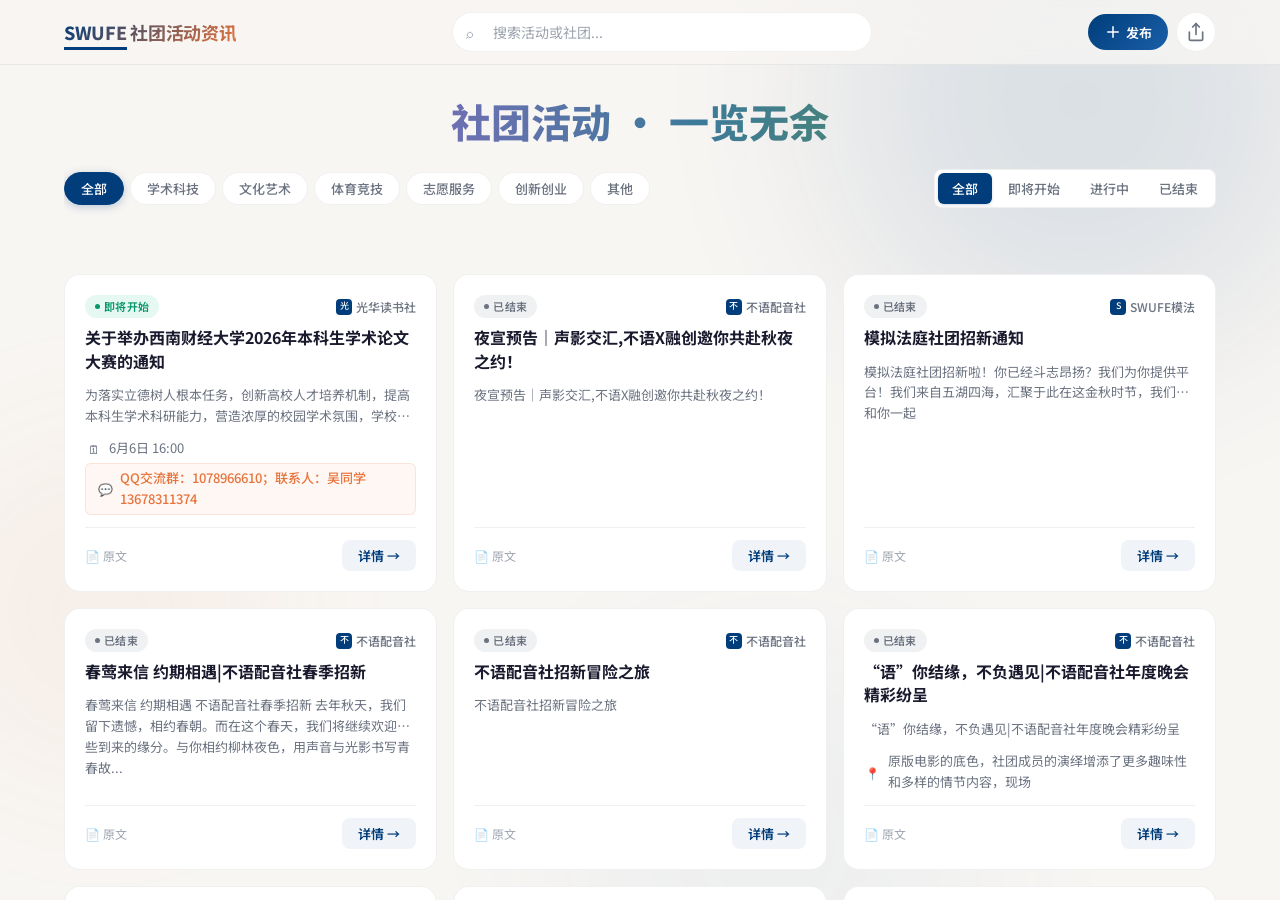
<file: index.html>
<!DOCTYPE html>
<html lang="zh-CN">
<head>
  <meta charset="UTF-8">
  <meta http-equiv="refresh" content="0; url=site/">
  <title>跳转中...</title>
</head>
<body>
  <p>跳转到 <a href="site/">社团活动主页</a></p>
</body>
</html>
</file>
<file: site/css/style.css>
/* ===== SWUFE 社团活动 - 全新设计 ===== */

/* --- Google Fonts 加载 (通过 JS 动态注入) --- */

/* --- CSS 变量 --- */
:root {
  --swufe-blue: #003D7A;
  --swufe-blue-light: #1A5FA8;
  --swufe-blue-dark: #00264D;
  --accent: #E8743C;
  --accent-light: #F5A978;
  --accent-glow: rgba(232, 116, 60, 0.3);
  --bg: #F8F6F3;
  --bg-card: #FFFFFF;
  --bg-elevated: #FFFFFF;
  --text-primary: #1A1A2E;
  --text-secondary: #6B7280;
  --text-muted: #9CA3AF;
  --border: rgba(0, 0, 0, 0.06);
  --shadow-sm: 0 1px 3px rgba(0,0,0,0.04);
  --shadow-md: 0 4px 16px rgba(0,0,0,0.06);
  --shadow-lg: 0 8px 32px rgba(0,0,0,0.08);
  --shadow-xl: 0 16px 48px rgba(0,0,0,0.12);
  --radius-sm: 8px;
  --radius-md: 12px;
  --radius-lg: 16px;
  --radius-xl: 24px;
  --font-display: 'Noto Sans SC', -apple-system, BlinkMacSystemFont, sans-serif;
  --font-body: 'Noto Sans SC', -apple-system, BlinkMacSystemFont, sans-serif;
  --transition: 0.35s cubic-bezier(0.4, 0, 0.2, 1);
}

/* 暗色模式 */
@media (prefers-color-scheme: dark) {
  :root {
    --bg: #12121A;
    --bg-card: #1E1E2A;
    --bg-elevated: #28283A;
    --text-primary: #EEEEF0;
    --text-secondary: #9CA3AF;
    --text-muted: #6B7280;
    --border: rgba(255, 255, 255, 0.06);
    --shadow-sm: 0 1px 3px rgba(0,0,0,0.2);
    --shadow-md: 0 4px 16px rgba(0,0,0,0.3);
    --shadow-lg: 0 8px 32px rgba(0,0,0,0.4);
  }
}

/* --- 基础样式 --- */
*, *::before, *::after { box-sizing: border-box; margin: 0; padding: 0; }

html {
  scroll-behavior: smooth;
  -webkit-font-smoothing: antialiased;
  -moz-osx-font-smoothing: grayscale;
}

body {
  font-family: var(--font-body);
  background: var(--bg);
  color: var(--text-primary);
  line-height: 1.6;
  height: 100vh;
  height: 100dvh;
  display: flex;
  flex-direction: column;
  overflow: hidden;
}

a { color: inherit; text-decoration: none; }
img { max-width: 100%; display: block; }
button { font-family: inherit; cursor: pointer; border: none; background: none; }
input { font-family: inherit; }

/* --- 渐变背景装饰 --- */
.bg-decoration {
  position: fixed;
  top: 0;
  left: 0;
  width: 100%;
  height: 100vh;
  pointer-events: none;
  z-index: -1;
  overflow: hidden;
}

.bg-decoration .orb {
  position: absolute;
  border-radius: 50%;
  filter: blur(80px);
  opacity: 0.15;
  animation: orbFloat 20s ease-in-out infinite alternate;
}

.bg-decoration .orb:nth-child(1) {
  width: 600px; height: 600px;
  background: radial-gradient(circle, var(--swufe-blue), transparent);
  top: -200px; right: -100px;
  animation-delay: 0s;
}

.bg-decoration .orb:nth-child(2) {
  width: 400px; height: 400px;
  background: radial-gradient(circle, var(--accent), transparent);
  bottom: 10%; left: -100px;
  animation-delay: -5s;
  opacity: 0.08;
}

.bg-decoration .orb:nth-child(3) {
  width: 500px; height: 500px;
  background: radial-gradient(circle, var(--swufe-blue-light), transparent);
  bottom: -200px; right: 20%;
  animation-delay: -10s;
  opacity: 0.06;
}

@keyframes orbFloat {
  0% { transform: translate(0, 0) scale(1); }
  33% { transform: translate(30px, -40px) scale(1.05); }
  66% { transform: translate(-20px, 30px) scale(0.95); }
  100% { transform: translate(10px, -20px) scale(1.02); }
}

/* --- 导航栏 --- */
.app-header {
  position: sticky;
  top: 0;
  z-index: 100;
  backdrop-filter: blur(16px) saturate(1.8);
  -webkit-backdrop-filter: blur(16px) saturate(1.8);
  background: rgba(248, 246, 243, 0.8);
  border-bottom: 1px solid var(--border);
  transition: var(--transition);
}

@media (prefers-color-scheme: dark) {
  .app-header {
    background: rgba(18, 18, 26, 0.85);
  }
}

.header-inner {
  max-width: 1200px;
  margin: 0 auto;
  padding: 0 24px;
  height: 64px;
  display: flex;
  align-items: center;
  justify-content: space-between;
  gap: 24px;
}

.logo-link {
  display: flex;
  align-items: center;
  gap: 10px;
  flex-shrink: 0;
}

.logo-swoosh {
  font-style: normal;
  font-weight: 800;
  border-bottom: 3px solid var(--swufe-blue);
  padding-bottom: 2px;
}

.logo-text {
  font-size: 18px;
  font-weight: 700;
  letter-spacing: -0.3px;
  background: linear-gradient(135deg, var(--swufe-blue), var(--accent));
  -webkit-background-clip: text;
  -webkit-text-fill-color: transparent;
  background-clip: text;
}

.search-box {
  flex: 1;
  max-width: 420px;
  position: relative;
}

.search-box input {
  width: 100%;
  height: 40px;
  padding: 0 16px 0 40px;
  border: 1px solid var(--border);
  border-radius: 20px;
  background: var(--bg-card);
  color: var(--text-primary);
  font-size: 14px;
  outline: none;
  transition: var(--transition);
}

.search-box input:focus {
  border-color: var(--swufe-blue-light);
  box-shadow: 0 0 0 3px rgba(26, 95, 168, 0.15);
}

.search-box .search-icon {
  position: absolute;
  left: 14px;
  top: 50%;
  transform: translateY(-50%);
  color: var(--text-muted);
  font-size: 14px;
  pointer-events: none;
}

.search-box input::placeholder { color: var(--text-muted); }

/* --- 主体容器 (flex 纵向分割) --- */
.main-container {
  flex: 1;
  min-height: 0;
  display: flex;
  flex-direction: column;
  overflow: hidden;
  max-width: 1200px;
  margin: 0 auto;
  padding: 0 24px;
  width: 100%;
}

/* --- Hero 区域 --- */
.hero-section {
  padding: 24px 0 16px;
  text-align: center;
  flex-shrink: 0;
}

.hero-title {
  font-size: 40px;
  font-weight: 800;
  background: linear-gradient(90deg, #C0607A, #7A6DB8 28%, #3D7A9A 55%, #4E8A62 78%, #C0607A);
  -webkit-background-clip: text;
  -webkit-text-fill-color: transparent;
  background-clip: text;
  animation: fadeUp 0.6s ease-out;
}
  animation: fadeUp 0.6s ease-out 0.1s backwards;
}

/* --- 工具栏 --- */
.toolbar {
  margin-bottom: 16px;
  animation: fadeUp 0.6s ease-out 0.15s backwards;
  flex-shrink: 0;
}

.toolbar-row {
  display: flex;
  justify-content: space-between;
  align-items: center;
  gap: 16px;
  flex-wrap: wrap;
}

/* 分类筛选 - 胶囊按钮 */
.categories {
  display: flex;
  gap: 6px;
  flex-wrap: wrap;
}

.category-btn {
  padding: 6px 16px;
  border-radius: 20px;
  font-size: 13px;
  font-weight: 500;
  color: var(--text-secondary);
  background: var(--bg-card);
  border: 1px solid var(--border);
  transition: var(--transition);
  white-space: nowrap;
}

.category-btn:hover {
  border-color: var(--swufe-blue-light);
  color: var(--swufe-blue-light);
}

.category-btn.active {
  background: var(--swufe-blue);
  color: white;
  border-color: var(--swufe-blue);
  box-shadow: 0 2px 8px rgba(0, 61, 122, 0.25);
}

/* 状态切换 - 分段控件 */
.status-tabs {
  display: flex;
  background: var(--bg-card);
  border: 1px solid var(--border);
  border-radius: 8px;
  padding: 3px;
  gap: 2px;
}

.status-btn {
  padding: 6px 14px;
  border-radius: 6px;
  font-size: 13px;
  font-weight: 500;
  color: var(--text-secondary);
  transition: var(--transition);
  white-space: nowrap;
}

.status-btn.active {
  background: var(--swufe-blue);
  color: white;
  box-shadow: 0 1px 3px rgba(0, 61, 122, 0.2);
}

/* --- 25%/75% 上下分割 --- */
.top-section {
  flex: 0 0 25%;
  min-height: 200px;
  max-height: 320px;
  overflow: hidden;
  display: flex;
  flex-direction: column;
  transition: flex-basis 0.4s cubic-bezier(0.4, 0, 0.2, 1);
}

.top-section.compact {
  flex-basis: 72px;
  min-height: 56px;
  max-height: 72px;
}

.cards-section {
  flex: 1;
  min-height: 0;
  overflow-y: auto;
  overflow-x: hidden;
  -webkit-overflow-scrolling: touch;
  padding-bottom: 16px;
  position: relative;
}

/* 上滑压缩: 只保留筛选工具栏，隐藏正文 */
.top-section.compact .hero-section {
  display: none;
}
.top-section.compact .toolbar {
  margin-bottom: 0;
  padding: 4px 0;
}
.top-section.compact .toolbar-row {
  flex-wrap: nowrap;
}
.top-section.compact .categories {
  overflow-x: auto;
  flex-wrap: nowrap;
  -webkit-overflow-scrolling: touch;
  gap: 4px;
}
.top-section.compact .category-btn {
  padding: 4px 12px;
  font-size: 12px;
  flex-shrink: 0;
}
.top-section.compact .status-btn {
  padding: 4px 10px;
  font-size: 12px;
}

/* --- 活动网格 --- */
.activity-grid {
  display: grid;
  grid-template-columns: repeat(auto-fill, minmax(340px, 1fr));
  gap: 16px;
  padding-bottom: 32px;
}

/* --- 活动卡片 --- */
.activity-card {
  position: relative;
  background: var(--bg-card);
  border: 1px solid var(--border);
  border-radius: var(--radius-lg);
  padding: 20px;
  cursor: pointer;
  transition: var(--transition);
  animation: fadeUp 0.5s ease-out backwards;
  display: flex;
  flex-direction: column;
}

.activity-card:nth-child(1) { animation-delay: 0.02s; }
.activity-card:nth-child(2) { animation-delay: 0.06s; }
.activity-card:nth-child(3) { animation-delay: 0.10s; }
.activity-card:nth-child(4) { animation-delay: 0.14s; }
.activity-card:nth-child(5) { animation-delay: 0.18s; }
.activity-card:nth-child(6) { animation-delay: 0.22s; }
.activity-card:nth-child(7) { animation-delay: 0.26s; }
.activity-card:nth-child(8) { animation-delay: 0.30s; }
.activity-card:nth-child(9) { animation-delay: 0.34s; }

.activity-card:hover {
  transform: translateY(-4px);
  box-shadow: var(--shadow-lg);
  border-color: transparent;
}

.activity-card:active {
  transform: translateY(-1px);
}

/* 卡片顶部装饰条 */
.activity-card::before {
  content: '';
  position: absolute;
  top: 0;
  left: 20px;
  right: 20px;
  height: 3px;
  border-radius: 0 0 3px 3px;
  background: linear-gradient(90deg, var(--swufe-blue), var(--accent));
  opacity: 0;
  transition: var(--transition);
}

.activity-card:hover::before {
  opacity: 1;
}

/* 状态标签 */
.card-header {
  display: flex;
  align-items: center;
  justify-content: space-between;
  margin-bottom: 8px;
}

.status-badge {
  display: inline-flex;
  align-items: center;
  gap: 4px;
  padding: 3px 10px;
  border-radius: 12px;
  font-size: 11px;
  font-weight: 600;
  letter-spacing: 0.3px;
  text-transform: uppercase;
}

.status-badge::before {
  content: '';
  width: 5px;
  height: 5px;
  border-radius: 50%;
}

.status-badge.status-upcoming {
  background: rgba(16, 185, 129, 0.1);
  color: #059669;
}
.status-badge.status-upcoming::before { background: #059669; }

.status-badge.status-ongoing {
  background: rgba(245, 158, 11, 0.1);
  color: #D97706;
}
.status-badge.status-ongoing::before {
  background: #D97706;
  animation: pulse 2s ease-in-out infinite;
}

.status-badge.status-ended {
  background: rgba(107, 114, 128, 0.1);
  color: #6B7280;
}
.status-badge.status-ended::before { background: #6B7280; }

@keyframes pulse {
  0%, 100% { opacity: 1; }
  50% { opacity: 0.4; }
}

/* 卡片社团 */
.card-club {
  font-size: 12px;
  font-weight: 500;
  color: var(--text-secondary);
  display: flex;
  align-items: center;
  gap: 4px;
}

.card-club .club-dot {
  width: 16px;
  height: 16px;
  border-radius: 4px;
  background: var(--swufe-blue);
  color: white;
  font-size: 9px;
  display: inline-flex;
  align-items: center;
  justify-content: center;
  flex-shrink: 0;
}

.card-title {
  font-size: 16px;
  font-weight: 700;
  line-height: 1.45;
  margin-bottom: 12px;
  display: -webkit-box;
  -webkit-line-clamp: 2;
  -webkit-box-orient: vertical;
  overflow: hidden;
}

.card-desc {
  font-size: 13px;
  color: var(--text-secondary);
  line-height: 1.6;
  margin-bottom: 12px;
  display: -webkit-box;
  -webkit-line-clamp: 2;
  -webkit-box-orient: vertical;
  overflow: hidden;
  flex: 1;
}

/* 卡片信息行 */
.card-info {
  display: flex;
  flex-direction: column;
  gap: 4px;
  margin-bottom: 12px;
}

.card-info-row {
  display: flex;
  align-items: center;
  gap: 6px;
  font-size: 13px;
  color: var(--text-secondary);
}

.info-icon {
  flex-shrink: 0;
  font-size: 12px;
  width: 18px;
  text-align: center;
}

.contact-row {
  background: rgba(232, 116, 60, 0.06);
  border: 1px solid rgba(232, 116, 60, 0.15);
  border-radius: 6px;
  padding: 4px 10px;
  font-weight: 500;
  color: var(--accent);
}

/* 卡片底部 */
.card-footer {
  display: flex;
  justify-content: space-between;
  align-items: center;
  gap: 8px;
  padding-top: 12px;
  border-top: 1px solid var(--border);
}

.card-footer .source-link {
  font-size: 12px;
  color: var(--text-muted);
  display: flex;
  align-items: center;
  gap: 4px;
  transition: var(--transition);
}

.card-footer .source-link:hover {
  color: var(--swufe-blue-light);
}

.detail-btn {
  font-size: 13px;
  font-weight: 600;
  color: var(--swufe-blue);
  padding: 6px 16px;
  border-radius: 8px;
  background: rgba(0, 61, 122, 0.06);
  transition: var(--transition);
}

.detail-btn:hover {
  background: var(--swufe-blue);
  color: white;
}

/* --- 加载更多 --- */
.load-more {
  text-align: center;
  padding: 16px 0 48px;
  display: none;
}

.load-more-btn {
  padding: 12px 40px;
  border-radius: 24px;
  font-size: 14px;
  font-weight: 600;
  color: var(--text-secondary);
  background: var(--bg-card);
  border: 1px solid var(--border);
  transition: var(--transition);
}

.load-more-btn:hover {
  border-color: var(--swufe-blue-light);
  color: var(--swufe-blue-light);
  box-shadow: var(--shadow-md);
}

/* --- 空状态 --- */
.empty-state {
  grid-column: 1 / -1;
  text-align: center;
  padding: 64px 24px;
}

.empty-state .empty-icon {
  font-size: 48px;
  margin-bottom: 16px;
  opacity: 0.5;
}

.empty-state h3 {
  font-size: 18px;
  margin-bottom: 8px;
  color: var(--text-primary);
}

.empty-state p {
  color: var(--text-secondary);
  font-size: 14px;
}

/* --- 加载 --- */
.loading-indicator {
  display: flex;
  flex-direction: column;
  align-items: center;
  justify-content: center;
  padding: 40px 0;
  gap: 16px;
}

.cards-section .loading-indicator {
  position: absolute;
  inset: 0;
  min-height: 200px;
  padding: 0;
}

.loading-spinner {
  width: 36px;
  height: 36px;
  border: 3px solid var(--border);
  border-top-color: var(--swufe-blue);
  border-radius: 50%;
  animation: spin 0.8s linear infinite;
}

@keyframes spin {
  to { transform: rotate(360deg); }
}

.loading-text {
  font-size: 14px;
  color: var(--text-muted);
  animation: pulse 2s ease-in-out infinite;
}

/* --- 弹窗 Dialog --- */
.dialog-overlay {
  display: none;
  position: fixed;
  inset: 0;
  background: rgba(0, 0, 0, 0.5);
  backdrop-filter: blur(4px);
  z-index: 200;
  animation: fadeIn 0.2s ease-out;
}

.dialog-overlay.open {
  display: flex;
  align-items: center;
  justify-content: center;
  padding: 24px;
}

.dialog-panel {
  background: var(--bg-card);
  border-radius: var(--radius-xl);
  max-width: 560px;
  width: 100%;
  max-height: min(90vh, 700px);
  overflow-y: auto;
  box-shadow: var(--shadow-xl);
  animation: slideUp 0.3s cubic-bezier(0.16, 1, 0.3, 1);
}

.dialog-header {
  display: flex;
  align-items: flex-start;
  justify-content: space-between;
  padding: 24px 24px 16px;
  gap: 16px;
  position: sticky;
  top: 0;
  background: var(--bg-card);
  z-index: 1;
  border-radius: var(--radius-xl) var(--radius-xl) 0 0;
}

.dialog-title {
  font-size: 18px;
  font-weight: 700;
  line-height: 1.4;
  flex: 1;
}

.dialog-close {
  width: 32px;
  height: 32px;
  border-radius: 8px;
  display: flex;
  align-items: center;
  justify-content: center;
  color: var(--text-muted);
  transition: var(--transition);
  flex-shrink: 0;
  font-size: 18px;
}

.dialog-close:hover {
  background: var(--border);
  color: var(--text-primary);
}

.dialog-body {
  padding: 0 24px 24px;
}

.dialog-body p {
  font-size: 14px;
  line-height: 1.7;
  margin-bottom: 8px;
}

.dialog-body .dialog-club-info {
  display: flex;
  align-items: center;
  gap: 8px;
  font-size: 14px;
  color: var(--text-secondary);
  margin-bottom: 16px;
}

.dialog-divider {
  border: none;
  border-top: 1px solid var(--border);
  margin: 16px 0;
}

.dialog-section-title {
  font-size: 11px;
  font-weight: 600;
  text-transform: uppercase;
  letter-spacing: 0.05em;
  color: var(--text-muted);
  margin-bottom: 4px;
}

.dialog-body .dialog-value {
  font-size: 14px;
  margin-bottom: 12px;
  color: var(--text-primary);
}

.dialog-body img {
  border-radius: var(--radius-md);
  max-width: 100%;
  margin: 8px 0;
}

.dialog-footer {
  display: flex;
  gap: 8px;
  padding-top: 12px;
  flex-wrap: wrap;
}

.dialog-footer .btn-primary {
  padding: 8px 20px;
  border-radius: 8px;
  background: var(--swufe-blue);
  color: white;
  font-size: 13px;
  font-weight: 600;
  transition: var(--transition);
}

.dialog-footer .btn-primary:hover {
  background: var(--swufe-blue-light);
}

.dialog-footer .btn-secondary {
  padding: 8px 20px;
  border-radius: 8px;
  background: var(--border);
  color: var(--text-secondary);
  font-size: 13px;
  font-weight: 500;
  transition: var(--transition);
}

.dialog-footer .btn-secondary:hover {
  color: var(--text-primary);
}

/* --- 底部 --- */
.app-footer {
  border-top: 1px solid var(--border);
  padding: 24px 0;
  margin-top: 16px;
}

.footer-inner {
  max-width: 1200px;
  margin: 0 auto;
  padding: 0 24px;
  text-align: center;
  font-size: 13px;
  color: var(--text-muted);
}

.footer-inner p { margin-bottom: 4px; }
.footer-inner a { color: var(--swufe-blue-light); }
.footer-sep { margin: 0 8px; opacity: 0.3; }
.footer-sub { font-size: 12px; }

/* --- 分享按钮 --- */
.share-btn {
  width: 40px;
  height: 40px;
  border-radius: 50%;
  display: flex;
  align-items: center;
  justify-content: center;
  color: var(--text-secondary);
  background: var(--bg-card);
  border: 1px solid var(--border);
  transition: var(--transition);
  flex-shrink: 0;
}

.share-btn:hover {
  color: var(--swufe-blue);
  border-color: var(--swufe-blue-light);
  box-shadow: var(--shadow-sm);
}

/* --- 发布按钮 --- */
.header-actions {
  display: flex;
  align-items: center;
  gap: 8px;
  flex-shrink: 0;
}

.publish-btn {
  display: inline-flex;
  align-items: center;
  gap: 4px;
  height: 36px;
  padding: 0 16px;
  border-radius: 18px;
  background: linear-gradient(135deg, var(--swufe-blue), var(--swufe-blue-light));
  color: #fff;
  font-size: 13px;
  font-weight: 600;
  transition: var(--transition);
  border: none;
  cursor: pointer;
}

.publish-btn:hover {
  transform: translateY(-1px);
  box-shadow: 0 4px 12px rgba(0, 61, 122, 0.3);
}

.publish-btn:active {
  transform: translateY(0);
}

/* --- 发布表单 --- */
.publish-panel {
  max-width: 540px !important;
}

.form-group {
  margin-bottom: 18px;
}

.form-label {
  display: block;
  font-size: 13px;
  font-weight: 600;
  color: var(--text-secondary);
  margin-bottom: 6px;
}

.form-label .required {
  color: var(--accent);
}

.form-hint {
  display: block;
  font-weight: 400;
  font-size: 11px;
  color: var(--text-muted);
  margin-top: 2px;
}

.form-input,
.form-select,
.form-textarea {
  width: 100%;
  padding: 10px 14px;
  border: 1px solid var(--border);
  border-radius: var(--radius-sm);
  background: var(--bg-card);
  color: var(--text-primary);
  font-size: 14px;
  font-family: inherit;
  transition: var(--transition);
  outline: none;
}

.form-input:focus,
.form-select:focus,
.form-textarea:focus {
  border-color: var(--swufe-blue-light);
  box-shadow: 0 0 0 3px rgba(26, 95, 168, 0.12);
}

.form-textarea {
  resize: vertical;
  min-height: 80px;
}

.form-row {
  display: flex;
  gap: 14px;
}

.form-row .form-group {
  flex: 1;
}

.form-actions {
  display: flex;
  justify-content: flex-end;
  gap: 10px;
  margin-top: 24px;
  padding-top: 16px;
  border-top: 1px solid var(--border);
}

.publish-status {
  font-size: 13px;
  padding: 8px 12px;
  border-radius: var(--radius-sm);
  margin-bottom: 4px;
  display: none;
}

.publish-status--error {
  display: block;
  background: rgba(239, 68, 68, 0.1);
  color: #ef4444;
}

.publish-status--success {
  display: block;
  background: rgba(34, 197, 94, 0.1);
  color: #22c55e;
}

.publish-status--info {
  display: block;
  background: rgba(59, 130, 246, 0.1);
  color: #3b82f6;
}

/* --- 二维码卡片遮罩 --- */
.qr-overlay {
  display: none;
  position: fixed;
  inset: 0;
  background: rgba(0, 0, 0, 0.5);
  backdrop-filter: blur(4px);
  z-index: 300;
  animation: fadeIn 0.2s ease-out;
}

.qr-overlay.open {
  display: flex;
  align-items: center;
  justify-content: center;
  padding: 24px;
}

/* --- 二维码卡片 --- */
.qr-card {
  background: var(--bg-card);
  border-radius: var(--radius-xl);
  padding: 40px 32px 32px;
  width: 320px;
  text-align: center;
  box-shadow: var(--shadow-xl);
  animation: slideUp 0.3s cubic-bezier(0.16, 1, 0.3, 1);
  position: relative;
}

.qr-close {
  position: absolute;
  top: 12px;
  right: 12px;
  width: 32px;
  height: 32px;
  border-radius: 8px;
  display: flex;
  align-items: center;
  justify-content: center;
  color: var(--text-muted);
  font-size: 18px;
  transition: var(--transition);
}

.qr-close:hover {
  background: var(--border);
  color: var(--text-primary);
}

.qr-card-body {
  display: flex;
  flex-direction: column;
  align-items: center;
  gap: 8px;
}

.qr-logo {
  font-size: 28px;
  font-weight: 800;
  letter-spacing: 1px;
  background: linear-gradient(135deg, var(--swufe-blue), var(--accent));
  -webkit-background-clip: text;
  -webkit-text-fill-color: transparent;
  background-clip: text;
  margin-bottom: 4px;
}

.qr-title {
  font-size: 18px;
  font-weight: 700;
  color: var(--text-primary);
}

.qr-desc {
  font-size: 13px;
  color: var(--text-secondary);
  line-height: 1.5;
  margin-bottom: 16px;
}

.qr-code {
  display: flex;
  justify-content: center;
  align-items: center;
  width: 200px;
  height: 200px;
  border-radius: var(--radius-md);
  overflow: hidden;
  background: white;
  padding: 8px;
  box-shadow: 0 2px 12px rgba(0,0,0,0.06);
  margin: 0 auto 4px;
}

.qr-code table {
  margin: 0 auto;
}

.qr-hint {
  font-size: 12px;
  color: var(--text-muted);
  margin-top: 4px;
}

/* --- 保存按钮 --- */
.save-btn {
  margin-top: 16px;
  padding: 10px 32px;
  border-radius: 24px;
  font-size: 14px;
  font-weight: 600;
  color: white;
  background: linear-gradient(135deg, var(--swufe-blue), var(--swufe-blue-light));
  border: none;
  cursor: pointer;
  transition: var(--transition);
  min-width: 140px;
}

.save-btn:hover {
  box-shadow: var(--shadow-md);
  transform: translateY(-1px);
}

.save-btn:active {
  transform: translateY(0);
}

.save-btn:disabled {
  opacity: 0.6;
  cursor: default;
  transform: none;
  box-shadow: none;
}

/* --- 动画 --- */
@keyframes fadeUp {
  from {
    opacity: 0;
    transform: translateY(12px);
  }
  to {
    opacity: 1;
    transform: translateY(0);
  }
}

@keyframes fadeIn {
  from { opacity: 0; }
  to { opacity: 1; }
}

@keyframes slideUp {
  from {
    opacity: 0;
    transform: translateY(20px) scale(0.98);
  }
  to {
    opacity: 1;
    transform: translateY(0) scale(1);
  }
}

/* --- 滚动条美化 --- */
::-webkit-scrollbar { width: 6px; }
::-webkit-scrollbar-track { background: transparent; }
::-webkit-scrollbar-thumb { background: var(--border); border-radius: 3px; }
::-webkit-scrollbar-thumb:hover { background: var(--text-muted); }

/* --- 加载字体 (动态) --- */
.fonts-loaded body {
  opacity: 1;
}

/* --- 响应式 --- */
@media (max-width: 768px) {
  .header-inner {
    height: 56px;
    padding: 0 16px;
    gap: 12px;
  }
  .logo-text { font-size: 15px; }
  .logo-swoosh { border-bottom-width: 2px; }
  .search-box { max-width: 200px; }
  .search-box input { height: 34px; font-size: 13px; padding: 0 12px 0 34px; }
  .search-box .search-icon { left: 12px; font-size: 12px; }

  .main-container { padding: 0 16px; }
  .hero-section { padding: 14px 0 10px; }
  .hero-title { font-size: 24px; }

  .toolbar-row { flex-direction: column; align-items: stretch; }
  .categories { overflow-x: auto; flex-wrap: nowrap; padding-bottom: 4px; -webkit-overflow-scrolling: touch; }
  .category-btn { flex-shrink: 0; }
  .status-tabs { align-self: flex-start; }

  .top-section { flex-basis: 30%; }
  .top-section.compact { flex-basis: 60px; }

  .cards-section { padding-bottom: 8px; }

  .activity-grid { grid-template-columns: 1fr; gap: 12px; }

  .dialog-overlay.open { padding: 12px; align-items: flex-end; }
  .dialog-panel {
    max-height: min(85vh, 600px);
    border-radius: var(--radius-lg) var(--radius-lg) 0 0;
  }
  .dialog-header { padding: 20px 20px 12px; }
  .dialog-body { padding: 0 20px 20px; }
  .dialog-title { font-size: 16px; }

  .share-btn { width: 36px; height: 36px; }
  .share-btn svg { width: 17px; height: 17px; }

  .publish-btn { height: 32px; padding: 0 12px; font-size: 12px; }
  .publish-btn svg { width: 16px; height: 16px; }

  .publish-panel { border-radius: var(--radius-lg) var(--radius-lg) 0 0 !important; }
  .form-row { flex-direction: column; gap: 0; }

  .qr-overlay.open { padding: 16px; }
  .qr-card { padding: 32px 24px 24px; width: 290px; }
  .qr-code { width: 170px; height: 170px; padding: 6px; }
  .qr-logo { font-size: 24px; }
  .qr-title { font-size: 16px; }

  .footer-inner { padding: 0 16px; }
}

@media (min-width: 769px) and (max-width: 1024px) {
  .activity-grid { grid-template-columns: repeat(2, 1fr); }
}
</file>
